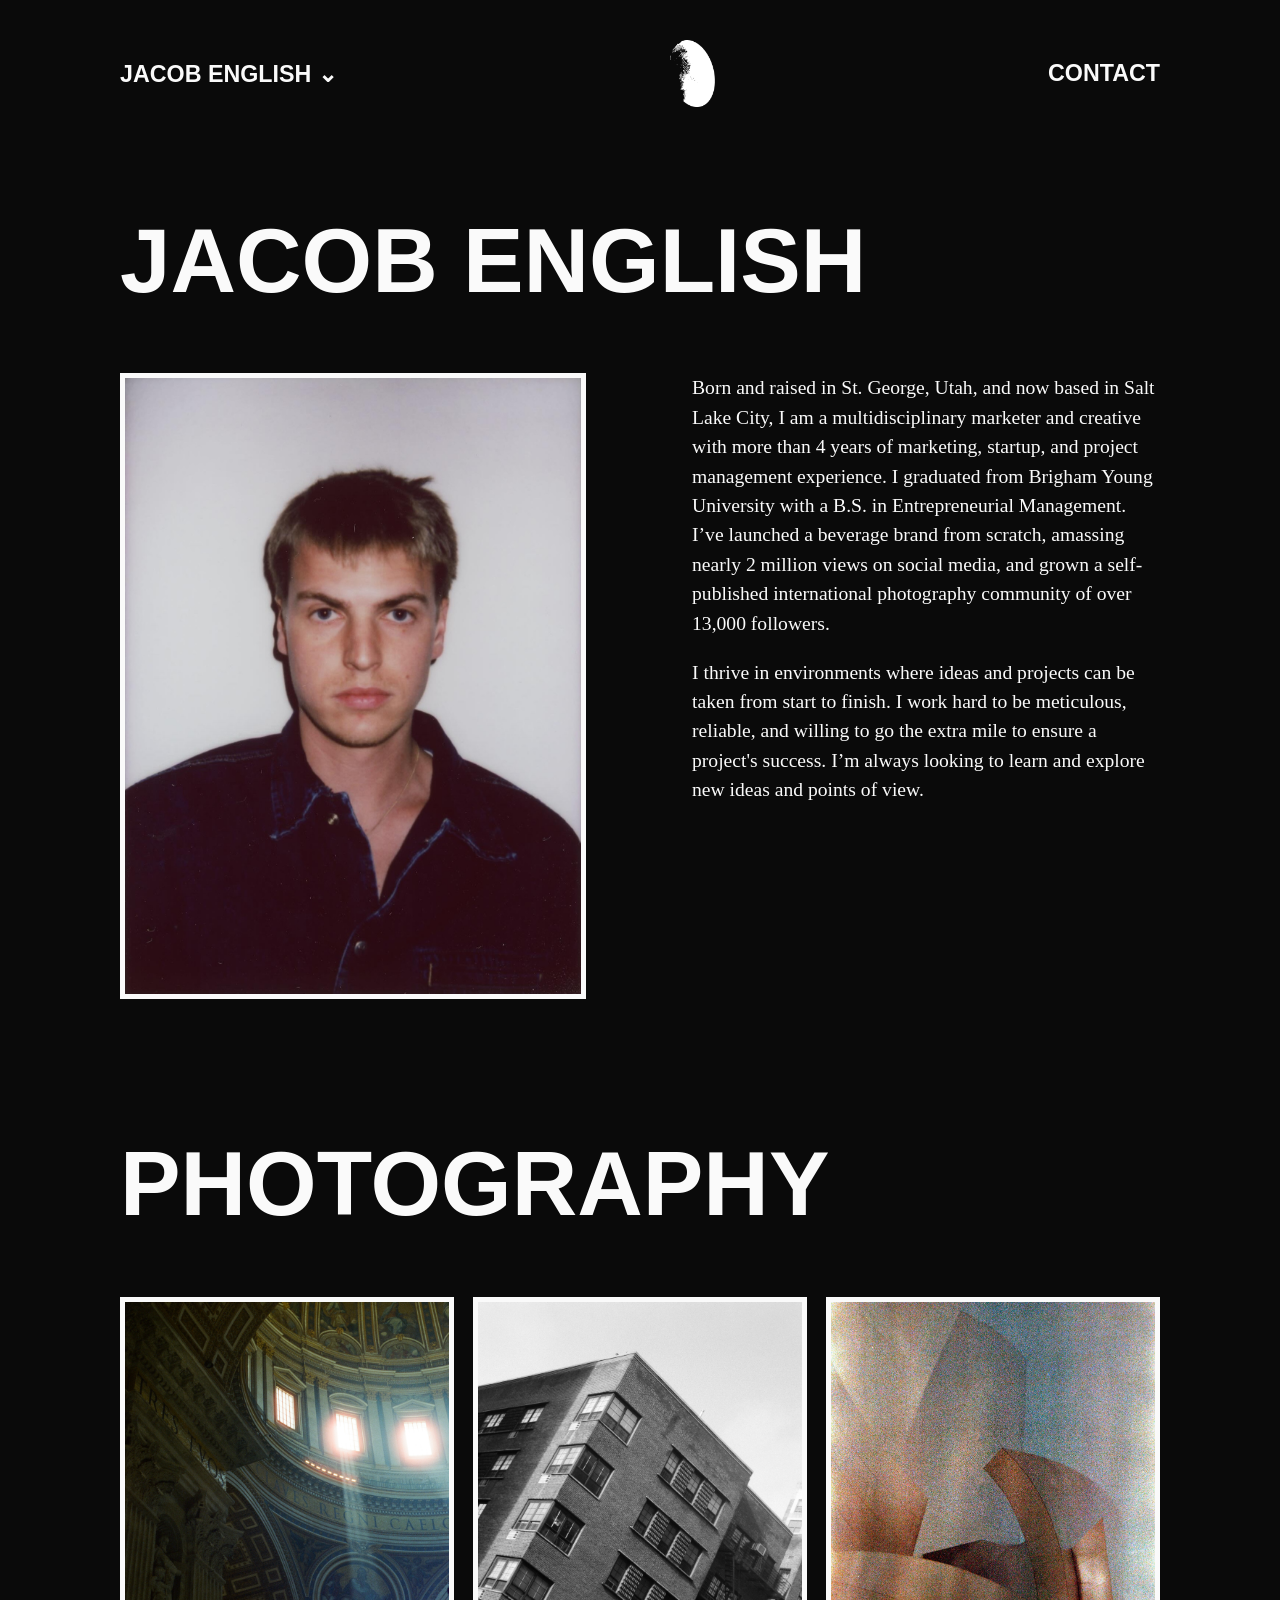
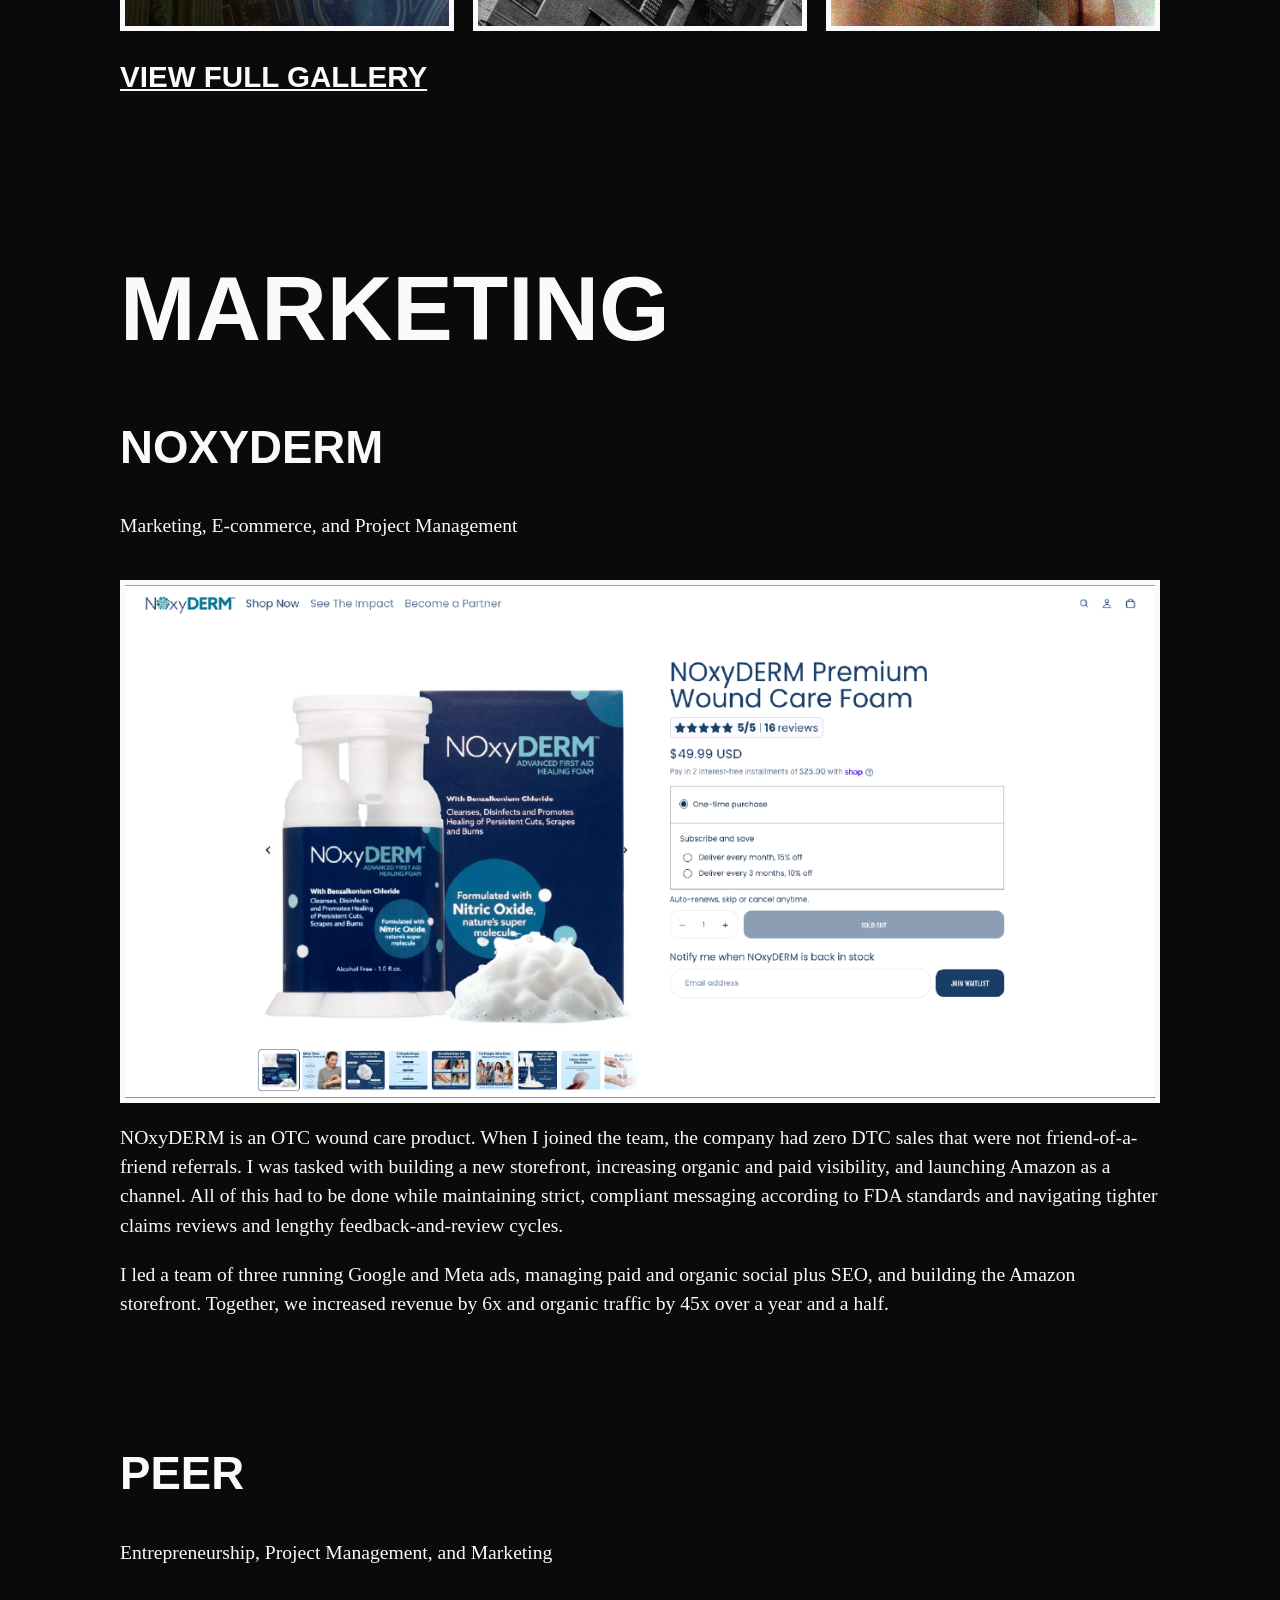
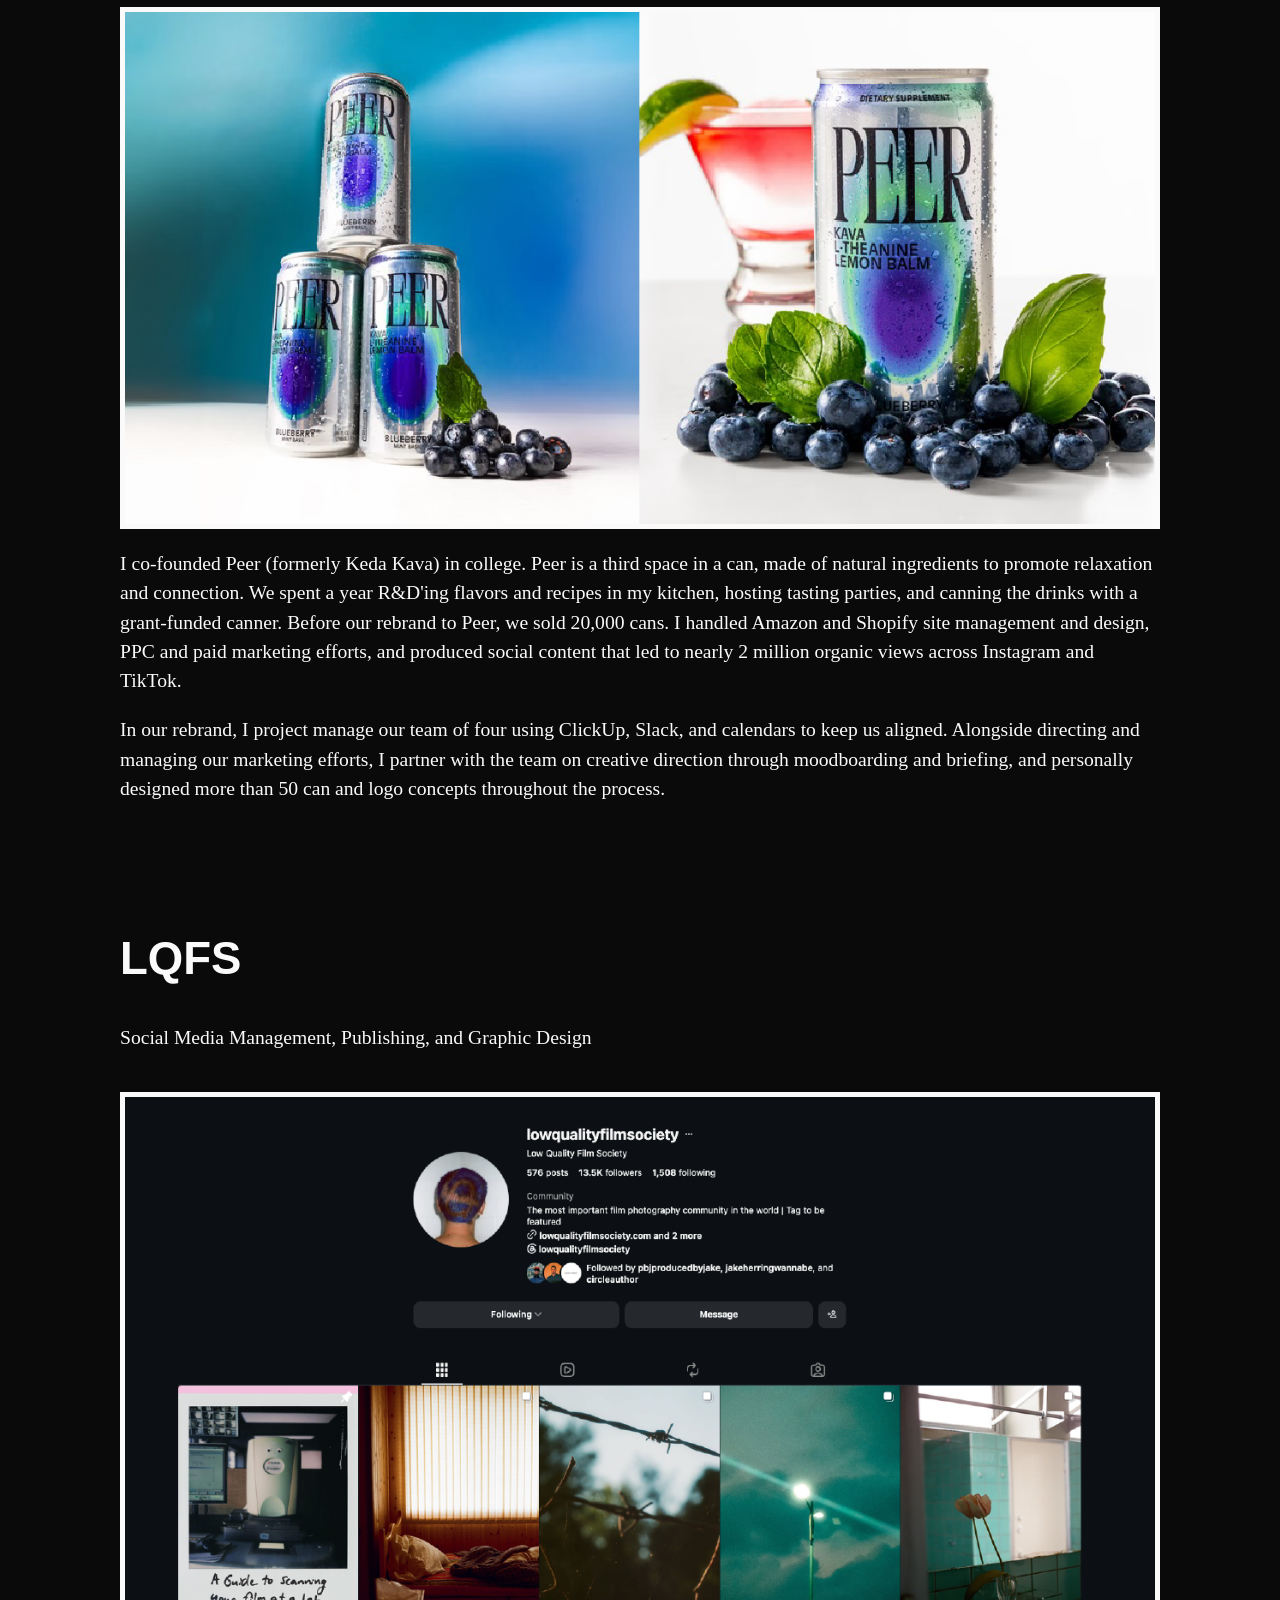
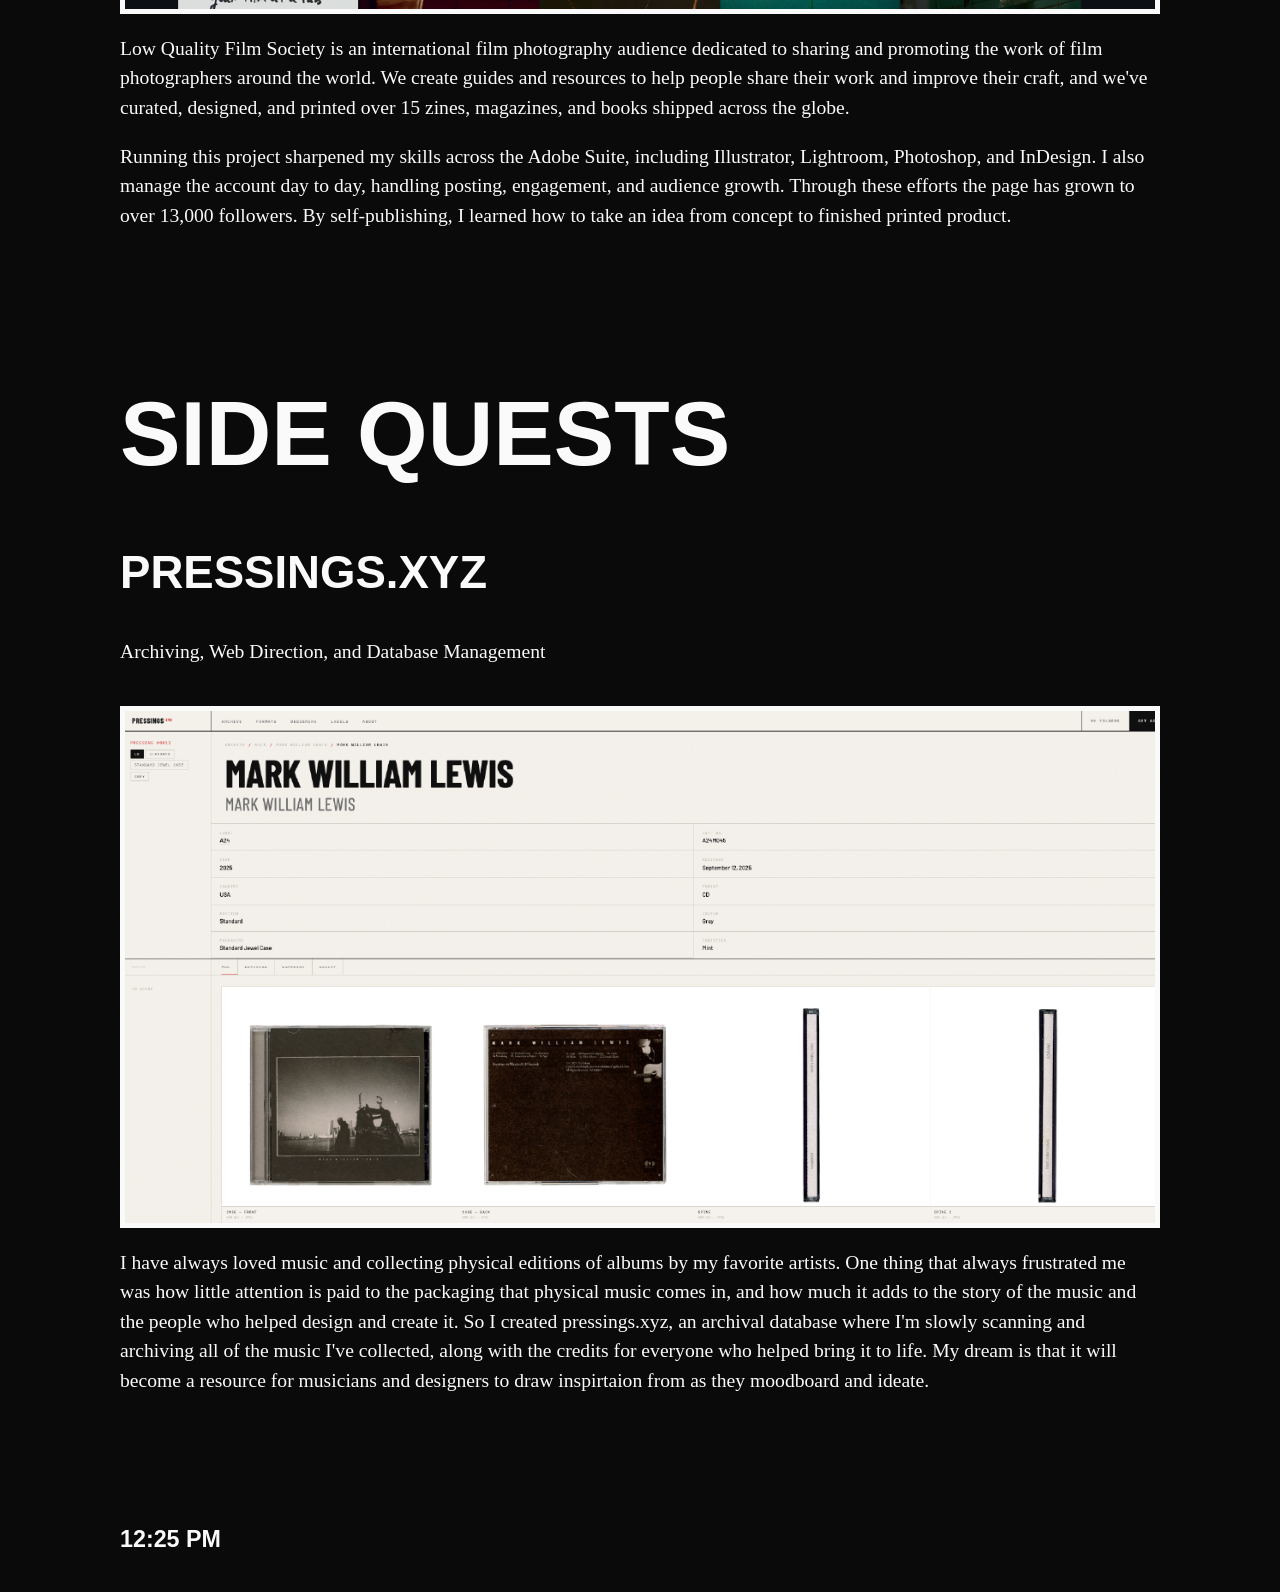
<file: index.html>
<!DOCTYPE html>
<html lang="en">
<head>
    <meta charset="UTF-8">
    <meta name="viewport" content="width=device-width, initial-scale=1.0">
    <title>_f!ng3rpr1nt_ - Jacob English</title>
    <link rel="stylesheet" href="styles.css">
</head>
<body>
    <a id="top"></a>
    <div class="header">
        <div class="dropdown">
            <a href="index.html#top"><h4>Jacob English ⌄</h4></a>
            <div class="dropdown-content">
                <h4><a href="index.html#marketing">Marketing</a></h4>
                <h4><a href="index.html#Side-Quests">Side Quests</a></h4>
                <h4><a href="gallery.html">Photography</a></h4>
                <h4><a href="sketches.html">Sketches</a></h4>
            </div>
        </div>
        <img id="logo" src="./Media/Homepage/fingerprint-logo.png" alt="fingerprint logo">
        <h4><a href="mailto:jenglish_work@fastmail.com">Contact</a></h4>
    </div>
    <div id="hero" class="hero">
        <h1>Jacob English</h1>
        <div class="bio">
            <img class="profile-pic" src=".//Media/Homepage/film-self-portrait.jpg" alt="Film self-portrait of Jacob English">
            <div class="bio_text">
                <p> Born and raised in St. George, Utah, and now based in Salt Lake City, I am a multidisciplinary marketer and creative with more than 4 years of marketing, startup, and project management experience. I graduated from Brigham Young University with a B.S. in Entrepreneurial Management. I’ve launched a beverage brand from scratch, amassing nearly 2 million views on social media, and grown a self-published international photography community of over 13,000 followers. </p>
                <p>I thrive in environments where ideas and projects can be taken from start to finish. I work hard to be meticulous, reliable, and willing to go the extra mile to ensure a project's success. I’m always looking to learn and explore new ideas and points of view. </p>
            </div>
        </div>
    </div>
    <div class="mini-gallery-container">
        <h1>Photography</h1>
        <div class="mini-gallery">
                <img class="photo-card" src=".//Media/Homepage/vatican.JPG">
                <img class="photo-card" src=".//Media/Homepage/nyc buildings.JPG">
                <img class="photo-card" src=".//Media/Homepage/braod.JPG">
        </div>
        <h3><a href="./gallery.html"> View Full gallery</a></h3>
    </div>
    <div id="marketing" class="section-header">
        <h1>marketing</h1>
    </div>
    <div class="projectbox">
        <div class="project-header">
            <h2>NOxyDERM</h2>
            <p>Marketing, E-commerce, and  Project Management</p>
        </div>
         <img class="project-photo" src=".//Media/Homepage/NOxyDERM.png">
         <div id="project-bio">
            <p>NOxyDERM is an OTC wound care product. When I joined the team, the company had zero DTC sales that were not friend-of-a-friend referrals. I was tasked with building a new storefront, increasing organic and paid visibility, and launching Amazon as a channel. All of this had to be done while maintaining strict, compliant messaging according to FDA standards and navigating tighter claims reviews and lengthy feedback-and-review cycles.</p>
            <p>I led a team of three running Google and Meta ads, managing paid and organic social plus SEO, and building the Amazon storefront. Together, we increased revenue by 6x and organic traffic by 45x over a year and a half.</p>
         </div>
    </div>
    <div class="projectbox">
        <div class="project-header">
            <h2>Peer</h2>
            <p>Entrepreneurship, Project Management, and Marketing</p>
        </div>
         <img class="project-photo" src=".//Media/Homepage/Peer.png">
         <div id="project-bio">
            <p>I co-founded Peer (formerly Keda Kava) in college. Peer is a third space in a can, made of natural ingredients to promote relaxation and connection. We spent a year R&D'ing flavors and recipes in my kitchen, hosting tasting parties, and canning the drinks with a grant-funded canner. Before our rebrand to Peer, we sold 20,000 cans. I handled Amazon and Shopify site management and design, PPC and paid marketing efforts, and produced social content that led to nearly 2 million organic views across Instagram and TikTok.</p>
            <p>In our rebrand, I project manage our team of four using ClickUp, Slack, and calendars to keep us aligned. Alongside directing and managing our marketing efforts, I partner with the team on creative direction through moodboarding and briefing, and personally designed more than 50 can and logo concepts throughout the process.</p>
         </div>
    </div>
    <div class="projectbox">
        <div class="project-header">
            <h2>LQFS</h2>
            <p>Social Media Management, Publishing, and Graphic Design</p>
        </div>
         <img class="project-photo" src=".//Media/Homepage/LQFS.png">
         <div id="project-bio">
            <p>Low Quality Film Society is an international film photography audience dedicated to sharing and promoting the work of film photographers around the world. We create guides and resources to help people share their work and improve their craft, and we've curated, designed, and printed over 15 zines, magazines, and books shipped across the globe.</p>
            <p>Running this project sharpened my skills across the Adobe Suite, including Illustrator, Lightroom, Photoshop, and InDesign. I also manage the account day to day, handling posting, engagement, and audience growth. Through these efforts the page has grown to over 13,000 followers. By self-publishing, I learned how to take an idea from concept to finished printed product.</p>
         </div>
    </div>
     <div id="Side-Quests" class="section-header">
        <h1>Side Quests</h1>
    </div>
    <div class="projectbox">
        <div class="project-header">
            <h2>Pressings.xyz</h2>
            <p>Archiving, Web Direction, and Database Management</p>
        </div>
         <img class="project-photo" src=".//Media/Homepage/pressings.png">
         <div id="project-bio">
            <p>I have always loved music and collecting physical editions of albums by my favorite artists. One thing that always frustrated me was how little attention is paid to the packaging that physical music comes in, and how much it adds to the story of the music and the people who helped design and create it. So I created pressings.xyz, an archival database where I'm slowly scanning and archiving all of the music I've collected, along with the credits for everyone who helped bring it to life. My dream is that it will become a resource for musicians and designers to draw inspirtaion from as they moodboard and ideate.</p>
         </div>
    </div>
    <div class="footer">
        <h4><span id="slc-time"></span></h4>
        <h4><span id="slc-weather"></span></h4>
    </div>

    <script>
        function updateTime() {
        const now = new Date();
        const time = now.toLocaleTimeString('en-US', {
            timeZone: 'America/Denver',
            hour: 'numeric',
            minute: '2-digit'
        });
        document.getElementById('slc-time').textContent = time;
        }

        updateTime();                    // run once right away
        setInterval(updateTime, 1000);   // then again every second

        async function updateWeather() {
        const url = 'https://api.open-meteo.com/v1/forecast'
            + '?latitude=40.76&longitude=-111.89'
            + '&current=temperature_2m,weather_code'
            + '&temperature_unit=fahrenheit';

        const response = await fetch(url);
        const data = await response.json();

        const temp = Math.round(data.current.temperature_2m);
        const condition = describeWeather(data.current.weather_code);

        document.getElementById('slc-weather').textContent = temp + '°F ' + condition;
    }

    function describeWeather(code) {
        if (code === 0) return 'Clear';
        if (code <= 3) return 'Cloudy';
        if (code <= 48) return 'Foggy';
        if (code <= 67) return 'Rain';
        if (code <= 77) return 'Snow';
        if (code <= 82) return 'Showers';
        if (code <= 86) return 'Snow';
        return 'Storms';
    }

    updateWeather();
</script>
</body>
</html>
</file>
<file: styles.css>
/* 
* {
    outline: 1px solid red;
}
*/

html {
  scroll-behavior: smooth;
}

h1 {
    font-family: Helvetica;
    color: #fafafa;
    font-size: clamp(40px, 17.7px + 5.71vw, 100px);
    text-transform: uppercase;
}

h2{
    font-family: Helvetica;
    color: #fafafa;
    font-size: clamp(32px, 26.1px + 1.52vw, 48px) ;
    text-transform: uppercase;

}

h3{
    font-family: Helvetica;
    color: #fafafa;
    font-size: clamp(24px, 21px + 0.67vw, 32px) ;
    text-transform: uppercase;
}

h4{
    font-family: Helvetica;
    color: #fafafa;
    font-size: clamp(19px, 17.13px + 0.48vw, 24px) ;
    text-transform: uppercase;
}

p { 
    font-family: 'Times New Roman', Times, serif;
    font-size: clamp(17px, 15.9px + 0.29vw, 20px);
    color: #fafafa;
    line-height: 1.5;
}

body{
    background-color: #0a0a0a;
    max-width: 1440px;
    margin: 0px auto;      /* auto = equal left/right space */
    padding: 0 120px;       /* your 120px gutter now lives here */
    box-sizing: border-box; /* keeps total width at 1440, padding included */
}

img{
    max-width: 100%;
    height: auto;
    display: block;
}

a{
    color: #fafafa;
}

.hero{
    gap: clamp(20px, 9.47px + 2.7vh ,48px);
}

.header{
    display: flex;
    justify-content: space-between;
    align-items: center;
    position: sticky;
    top: 0;
    background-color: #0a0a0a;
    padding-top: clamp(8px, 2.04px + 2.1vw, 30px);
    padding-bottom: clamp(8px, 2.04px + 2.1vw, 30px);
    width: 100%;
}

#logo {
    height: clamp(20px, -0.28px + 5.24vw, 75px);
    width: auto;
}

.dropdown a {
    text-decoration: none;
}

.dropdown {
  position: relative;
  display: inline-block;
}

.dropdown-content h4 {
    margin: 0;
}

.dropdown-content {
    display: none;
    position: absolute;
    top: calc(100% - 1.33em);
    left: -16px;
    background-color: #0a0a0a;
    min-width: 160px;
    box-shadow: 0px 8px 16px 0px rgba(0,0,0,0.2);
    z-index: 1;
}

.dropdown-content a {
    padding: 0;
    color: #fafafa;
    padding: 12px 16px;
    text-decoration: none;
    display: block;
}

.dropdown-content a:hover{ 
    background-color: #fafafa;
    color: #0a0a0a;
}

.dropdown:hover .dropdown-content {
    display: block;
}

.header a{
    text-decoration: none;
}

.profile-pic{
    width: clamp(350px, 299.3px + 13vw , 488px);
    height: auto;
    border: 5px solid #fafafa;
    box-sizing: border-box;
}

.bio{

    display: flex;
    flex-wrap: wrap;
    gap: clamp(20px, -17.83px + 9.7vw, 122px);
    justify-content: space-between;
}

.bio_text p:first-child {
    margin-top: 0;
}

.bio_text{
    max-width: 590px;
    flex: 1 1 300px
}

.mini-gallery{
    justify-content: space-between;
    display: grid;
    grid-template-columns: 1fr 1fr 1fr;
    gap: clamp(10px, 6.3px + 0.95vw, 20px);
}

.photo-card{
    width: 100%;
    aspect-ratio: 1;
    object-fit: cover;
    border: 5px solid #fafafa;
    box-sizing: border-box;
}


.mini-gallery-container{
    padding-top:  clamp(28px, 7vw, 72px);
    padding-bottom:  clamp(28px, 7vw, 72px);
}


.project-photo{
    width: 100%;
    border: 5px solid #fafafa;
    box-sizing:border-box;
}

.project-header{
    padding-bottom: 20px;
}

.projectbox{
    padding-bottom:  clamp(28px, 7vw, 72px);
}

.gallery-image{
    width: 100%;
    max-width: 387px;
    cursor: crosshair;
    border: 5px solid #fafafa;
    box-sizing: border-box;
    margin-bottom: clamp(10px, 6.3px + 0.95vw, 20px);
}

@keyframes bounceAnimation {
  0%, 100% { transform: translateY(0); }
  50% { transform: translateY(-30px); }
}

.gallery-image.gallery-image:hover {
  animation-name: bounceAnimation;
  animation-duration: 1s;
  animation-timing-function: ease;
  animation-iteration-count: 2s;
  animation-direction: normal;
  animation-fill-mode: both;
}

.gallery{
    padding-top: clamp(28px, 7vw, 48px);
    columns: 3;
    gap: clamp(10px, 6.3px + 0.95vw, 20px);
}


.lightbox {
    display: none;
    position: fixed;
    inset: 0;
    background: rgba(10, 10, 10, 0.95);
    justify-content: center;
    align-items: center;
    z-index: 100;
    cursor: zoom-out;
}

.lightbox.open {
    display: flex;
}

.lightbox img {
    max-width: 90vw;
    max-height: 90vh;
    object-fit: contain;
}


.footer{
    display: flex;
    justify-content: space-between;
    align-items: center;
    position: sticky;
    top: 100;
    background-color: #0a0a0a;
    padding: 8px 0;
    width: 100%;
}

/* Responsive Section */ 

@media (Max-width: 900px) {
    body{ padding: 0 40px}
}

@media (Max-width: 600px) {
    body{ padding: 0 20px}
    .gallery{ column-count: 2; }
}
</file>
